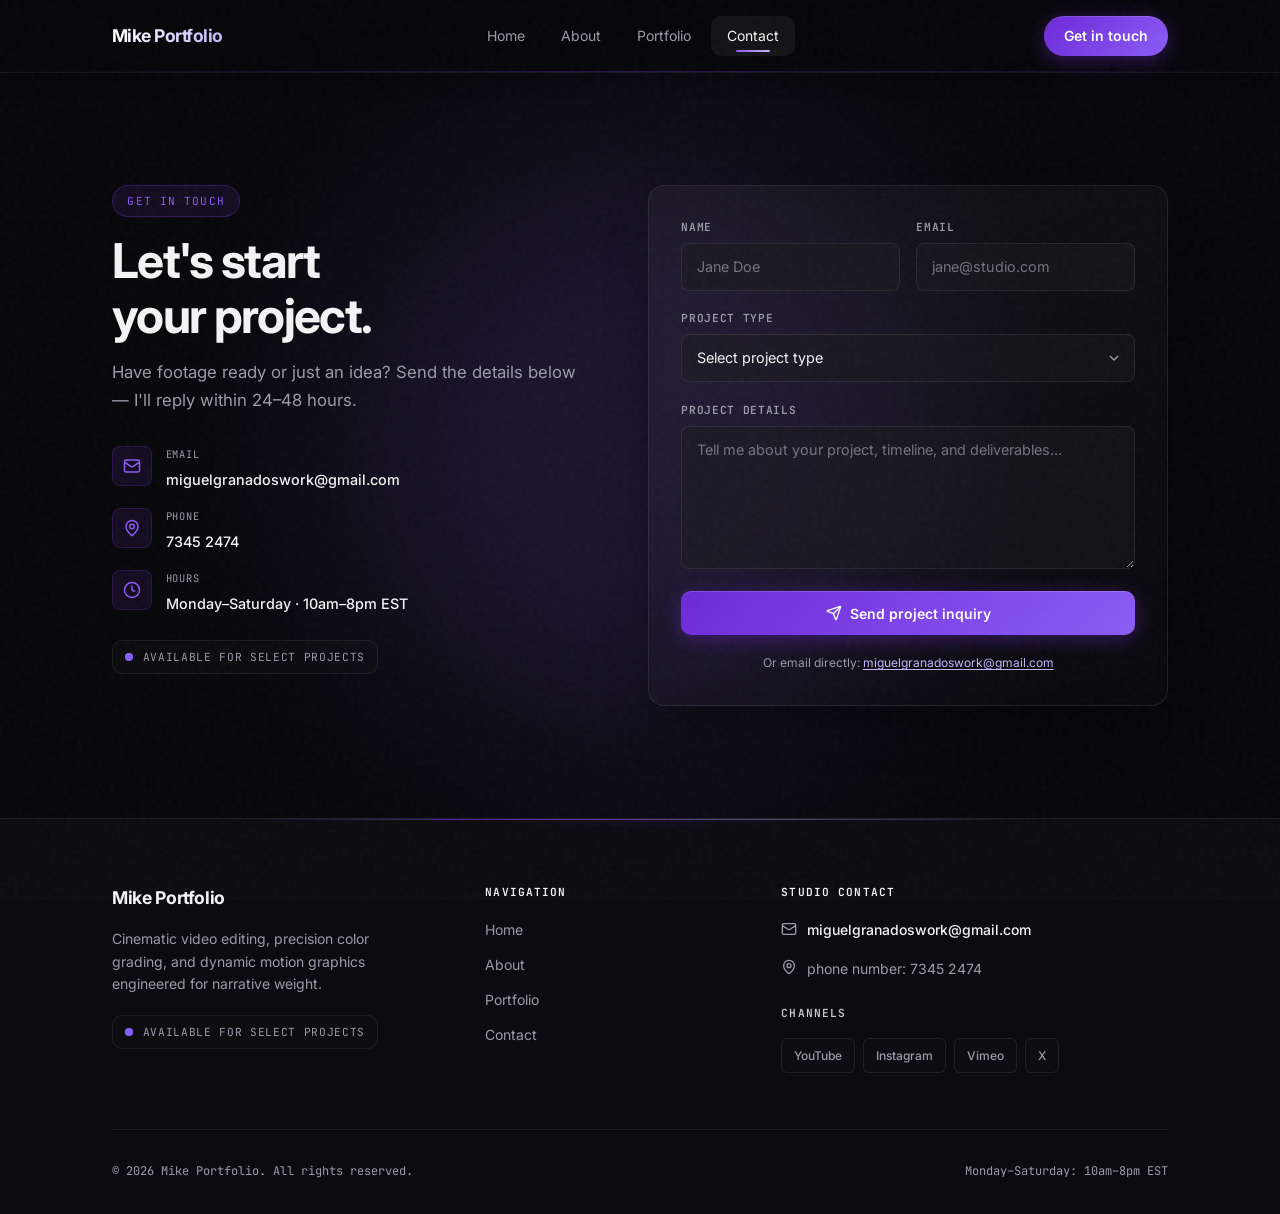
<file: contact.html>
<!DOCTYPE html>
<html lang="en">
<head>
  <meta charset="UTF-8">
  <meta name="viewport" content="width=device-width, initial-scale=1.0">
  <title>Contact – Mike Portfolio</title>
  <meta name="description" content="Get in touch with Mike for video editing, color grading, and motion projects.">
  
  <link rel="preconnect" href="https://fonts.googleapis.com">
  <link rel="preconnect" href="https://fonts.gstatic.com" crossorigin>
  <link href="https://fonts.googleapis.com/css2?family=Inter:wght@400;500;600;700&family=JetBrains+Mono:wght@400;500&display=swap" rel="stylesheet">
  
  <link rel="stylesheet" href="css/styles.css">
</head>
<body>
  <header id="header" class="header">
    <div class="container header-inner">
      <a href="index.html" class="logo" aria-label="Go to homepage">
        <span class="logo-text">Mike Portfolio</span>
      </a>

      <nav class="nav-desktop" aria-label="Main navigation">
        <a href="index.html" class="nav-link">Home</a>
        <a href="about.html" class="nav-link">About</a>
        <a href="portfolio.html" class="nav-link">Portfolio</a>
        <a href="contact.html" class="nav-link active">Contact</a>
      </nav>

      <div class="header-actions">
        <a href="contact.html" class="btn btn-primary btn-sm">Get in touch</a>
        <button class="menu-toggle" aria-label="Open menu" aria-expanded="false">
          <span></span><span></span><span></span>
        </button>
      </div>
    </div>

    <nav class="nav-mobile" aria-label="Mobile navigation" hidden>
      <a href="index.html" class="nav-link">Home</a>
      <a href="about.html" class="nav-link">About</a>
      <a href="portfolio.html" class="nav-link">Portfolio</a>
      <a href="contact.html" class="nav-link active">Contact</a>
    </nav>
  </header>

  <main>
    <section id="get-in-touch" class="section contact-section">
      <div class="blob blob-primary" aria-hidden="true"></div>
      <div class="container">
        <div class="contact-grid">
          <!-- Left: info -->
          <div class="contact-info reveal" data-reveal="up">
            <span class="badge badge-primary">Get in touch</span>
            <h1 class="heading">Let's start your project.</h1>
            <p class="section-desc">Have footage ready or just an idea? Send the details below — I'll reply within 24–48 hours.</p>

            <div class="contact-details">
              <a href="mailto:miguelgranadoswork@gmail.com" class="contact-detail-row">
                <span class="detail-icon">
                  <svg xmlns="http://www.w3.org/2000/svg" width="18" height="18" viewBox="0 0 24 24" fill="none" stroke="currentColor" stroke-width="2"><path d="m22 7-8.991 5.727a2 2 0 0 1-2.009 0L2 7"/><rect x="2" y="4" width="20" height="16" rx="2"/></svg>
                </span>
                <div>
                  <span class="detail-label">Email</span>
                  <span class="detail-value">miguelgranadoswork@gmail.com</span>
                </div>
              </a>
              <div class="contact-detail-row">
                <span class="detail-icon">
                  <svg xmlns="http://www.w3.org/2000/svg" width="18" height="18" viewBox="0 0 24 24" fill="none" stroke="currentColor" stroke-width="2"><path d="M20 10c0 4.993-5.539 10.193-7.399 11.799a1 1 0 0 1-1.202 0C9.539 20.193 4 14.993 4 10a8 8 0 0 1 16 0"/><circle cx="12" cy="10" r="3"/></svg>
                </span>
                <div>
                  <span class="detail-label">Phone</span>
                  <span class="detail-value">7345 2474</span>
                </div>
              </div>
              <div class="contact-detail-row">
                <span class="detail-icon">
                  <svg xmlns="http://www.w3.org/2000/svg" width="18" height="18" viewBox="0 0 24 24" fill="none" stroke="currentColor" stroke-width="2"><path d="M12 6v6l4 2"/><circle cx="12" cy="12" r="10"/></svg>
                </span>
                <div>
                  <span class="detail-label">Hours</span>
                  <span class="detail-value">Monday–Saturday · 10am–8pm EST</span>
                </div>
              </div>
            </div>

            <div class="availability" style="margin-top: 1.5rem;">
              <span class="live-ping"></span>
              Available for select projects
            </div>
          </div>

          <!-- Right: form -->
          <div class="contact-form-wrap reveal" data-reveal="up" data-delay="1">
            <form id="contact-form" class="contact-form" action="mailto:miguelgranadoswork@gmail.com" method="post" enctype="text/plain">
              <div class="form-row">
                <div class="form-field">
                  <label for="name">Name</label>
                  <input type="text" id="name" name="name" placeholder="Jane Doe" required>
                </div>
                <div class="form-field">
                  <label for="email">Email</label>
                  <input type="email" id="email" name="email" placeholder="jane@studio.com" required>
                </div>
              </div>

              <div class="form-field">
                <label for="project-type">Project Type</label>
                <select id="project-type" name="project_type" required>
                  <option value="" disabled selected>Select project type</option>
                  <option value="Commercial">Commercial</option>
                  <option value="Music Video">Music Video</option>
                  <option value="Short Film">Short Film</option>
                  <option value="Other">Other</option>
                </select>
              </div>

              <div class="form-field">
                <label for="message">Project Details</label>
                <textarea id="message" name="message" rows="5" placeholder="Tell me about your project, timeline, and deliverables..." required></textarea>
              </div>

              <button type="submit" class="btn btn-primary form-submit">
                <svg xmlns="http://www.w3.org/2000/svg" width="16" height="16" viewBox="0 0 24 24" fill="none" stroke="currentColor" stroke-width="2"><path d="M14.536 21.686a.5.5 0 0 0 .937-.024l6.5-19a.496.496 0 0 0-.635-.635l-19 6.5a.5.5 0 0 0-.024.937l7.93 3.18a2 2 0 0 1 1.112 1.11z"/><path d="m21.854 2.147-10.94 10.939"/></svg>
                Send project inquiry
              </button>
              <p class="form-note">Or email directly: <a href="mailto:miguelgranadoswork@gmail.com">miguelgranadoswork@gmail.com</a></p>
            </form>
          </div>
        </div>
      </div>
    </section>
  </main>

  <footer id="footer" class="footer">
    <div class="footer-glow" aria-hidden="true"></div>
    <div class="container">
      <div class="footer-grid">
        <div class="footer-brand">
          <a href="index.html" class="logo">Mike Portfolio</a>
          <p>Cinematic video editing, precision color grading, and dynamic motion graphics engineered for narrative weight.</p>
          <div class="availability">
            <span class="live-ping"></span>
            Available for select projects
          </div>
        </div>
        <div class="footer-nav">
          <h3>Navigation</h3>
          <nav>
            <a href="index.html">Home</a>
            <a href="about.html">About</a>
            <a href="portfolio.html">Portfolio</a>
            <a href="contact.html">Contact</a>
          </nav>
        </div>
        <div class="footer-contact">
          <h3>Studio Contact</h3>
          <a href="mailto:miguelgranadoswork@gmail.com" class="contact-link">
            <svg xmlns="http://www.w3.org/2000/svg" width="16" height="16" viewBox="0 0 24 24" fill="none" stroke="currentColor" stroke-width="2"><path d="m22 7-8.991 5.727a2 2 0 0 1-2.009 0L2 7"/><rect x="2" y="4" width="20" height="16" rx="2"/></svg>
            miguelgranadoswork@gmail.com
          </a>
          <div class="contact-phone">
            <svg xmlns="http://www.w3.org/2000/svg" width="16" height="16" viewBox="0 0 24 24" fill="none" stroke="currentColor" stroke-width="2"><path d="M20 10c0 4.993-5.539 10.193-7.399 11.799a1 1 0 0 1-1.202 0C9.539 20.193 4 14.993 4 10a8 8 0 0 1 16 0"/><circle cx="12" cy="10" r="3"/></svg>
            phone number: 7345 2474
          </div>
          <h4>Channels</h4>
          <div class="social-links">
            <a href="https://youtube.com" target="_blank" rel="noopener noreferrer">YouTube</a>
            <a href="https://instagram.com" target="_blank" rel="noopener noreferrer">Instagram</a>
            <a href="https://vimeo.com" target="_blank" rel="noopener noreferrer">Vimeo</a>
            <a href="https://x.com" target="_blank" rel="noopener noreferrer">X</a>
          </div>
        </div>
      </div>
      <div class="footer-bottom">
        <p>© 2026 Mike Portfolio. All rights reserved.</p>
        <span>Monday–Saturday: 10am–8pm EST</span>
      </div>
    </div>
  </footer>

  <script src="js/main.js"></script>
  <script src="js/particles.js"></script>
  <script>
    document.getElementById('contact-form')?.addEventListener('submit', function (e) {
      e.preventDefault();
      const name = document.getElementById('name').value.trim();
      const email = document.getElementById('email').value.trim();
      const type = document.getElementById('project-type').value;
      const message = document.getElementById('message').value.trim();
      const subject = encodeURIComponent('Project inquiry: ' + (type || 'General'));
      const body = encodeURIComponent(
        'Name: ' + name + '\nEmail: ' + email + '\nProject type: ' + type + '\n\n' + message
      );
      window.location.href = 'mailto:miguelgranadoswork@gmail.com?subject=' + subject + '&body=' + body;
    });
  </script>
</body>
</html>
</file>
<file: css/styles.css>
/* ============================================================
   Mike Portfolio – About Page
   Clean, modular CSS. Easy to edit.
   ============================================================ */

/* ---------- Design tokens (cinematic / professional) ---------- */
:root {
  --bg: #07070a;
  --bg-elevated: #0c0c10;
  --bg-card: #111116;
  --bg-muted: #18181f;
  --border: rgba(255, 255, 255, 0.08);
  --border-hover: rgba(255, 255, 255, 0.14);
  --text: #f4f4f5;
  --text-muted: #9b9ba8;
  --primary: #8b5cf6;
  --primary-deep: #6d28d9;
  --primary-hover: #a78bfa;
  --accent: #c4b5fd;
  --accent-cyan: #22d3ee;
  --destructive: #f43f5e;
  --success: #34d399;

  --font-sans: "Inter", system-ui, -apple-system, sans-serif;
  --font-mono: "JetBrains Mono", ui-monospace, monospace;

  --radius: 1rem;
  --radius-sm: 0.625rem;
  --radius-full: 9999px;

  --shadow: 0 24px 48px -12px rgba(0, 0, 0, 0.55);
  --shadow-glow: 0 0 40px rgba(139, 92, 246, 0.18);
  --transition: 0.3s cubic-bezier(0.22, 1, 0.36, 1);
  --container: 72rem;
}

/* ---------- Reset & base ---------- */
*, *::before, *::after { box-sizing: border-box; margin: 0; padding: 0; }

html { scroll-behavior: smooth; }

body {
  font-family: var(--font-sans);
  background: var(--bg);
  color: var(--text);
  line-height: 1.65;
  -webkit-font-smoothing: antialiased;
  text-rendering: optimizeLegibility;
}
::selection {
  background: rgba(139, 92, 246, 0.35);
  color: #fff;
}

img { max-width: 100%; height: auto; display: block; }
a { color: inherit; text-decoration: none; }
button { font: inherit; cursor: pointer; border: none; background: none; }
ul, ol { list-style: none; }

.container {
  width: 100%;
  max-width: var(--container);
  margin-inline: auto;
  padding-inline: 1.25rem;
}
@media (min-width: 640px) { .container { padding-inline: 2rem; } }
@media (min-width: 1024px) { .container { padding-inline: 3rem; } }

.section { position: relative; overflow: hidden; padding-block: 5rem; }
@media (min-width: 768px) { .section { padding-block: 7rem; } }

/* ---------- Utility blobs (decorative) ---------- */
.blob {
  position: absolute;
  border-radius: 50%;
  pointer-events: none;
  filter: blur(100px);
  opacity: 0.15;
  z-index: 0;
}
.blob-accent {
  width: 24rem; height: 24rem;
  background: var(--accent);
  top: 50%; left: 25%;
  transform: translate(-50%, -50%);
}
.blob-primary {
  width: 600px; height: 600px;
  background: var(--primary);
  top: 50%; left: 50%;
  transform: translate(-50%, -50%);
}

/* ---------- Buttons ---------- */
.btn {
  display: inline-flex;
  align-items: center;
  justify-content: center;
  gap: 0.5rem;
  font-weight: 600;
  font-size: 0.875rem;
  border-radius: var(--radius-sm);
  padding: 0.625rem 1.5rem;
  transition: all var(--transition);
  white-space: nowrap;
}
.btn-primary {
  background: linear-gradient(135deg, var(--primary-deep) 0%, var(--primary) 50%, var(--primary-hover) 100%);
  background-size: 200% 200%;
  color: white;
  box-shadow: 0 4px 20px rgba(109, 40, 217, 0.4), inset 0 1px 0 rgba(255,255,255,0.15);
}
.btn-primary:hover {
  transform: translateY(-2px) scale(1.02);
  background-position: 100% 0;
  box-shadow: 0 8px 28px rgba(139, 92, 246, 0.5), inset 0 1px 0 rgba(255,255,255,0.2);
}
.btn-secondary {
  background: rgba(255,255,255,0.05);
  border: 1px solid var(--border);
  color: var(--text);
}
.btn-secondary:hover {
  background: rgba(255,255,255,0.1);
  border-color: var(--border-hover);
}
.btn-sm { padding: 0.5rem 1.25rem; border-radius: var(--radius-full); }

/* ---------- Header ---------- */
.header {
  position: sticky;
  top: 0;
  z-index: 50;
  background: rgba(10, 10, 11, 0.8);
  backdrop-filter: blur(16px);
  border-bottom: 1px solid rgba(39, 39, 42, 0.6);
  box-shadow: 0 4px 20px rgba(0,0,0,0.3);
}
.header::after {
  content: "";
  position: absolute;
  bottom: 0; left: 0; right: 0;
  height: 1px;
  background: linear-gradient(90deg, transparent, rgba(124,58,237,0.3), transparent);
}
.header-inner {
  display: flex;
  align-items: center;
  justify-content: space-between;
  height: 4.5rem;
  gap: 1rem;
}
.logo { font-weight: 700; font-size: 1.1rem; letter-spacing: -0.02em; }
.logo:hover { opacity: 0.9; }

.nav-desktop {
  display: none;
  gap: 0.25rem;
}
@media (min-width: 768px) {
  .nav-desktop { display: flex; flex: 1; justify-content: center; }
}
.nav-link {
  padding: 0.5rem 1rem;
  font-size: 0.875rem;
  color: var(--text-muted);
  border-radius: var(--radius-sm);
  transition: color var(--transition), background var(--transition);
}
.nav-link:hover, .nav-link.active { color: var(--text); background: rgba(255,255,255,0.05); }

.header-actions { display: flex; align-items: center; gap: 0.75rem; }

.menu-toggle {
  display: flex;
  flex-direction: column;
  gap: 5px;
  padding: 0.5rem;
}
.menu-toggle span {
  display: block;
  width: 20px; height: 2px;
  background: var(--text);
  border-radius: 2px;
  transition: transform 0.3s ease, opacity 0.3s ease;
}
.menu-toggle[aria-expanded="true"] span:nth-child(1) { transform: translateY(7px) rotate(45deg); }
.menu-toggle[aria-expanded="true"] span:nth-child(2) { opacity: 0; }
.menu-toggle[aria-expanded="true"] span:nth-child(3) { transform: translateY(-7px) rotate(-45deg); }
@media (min-width: 768px) { .menu-toggle { display: none; } }

.nav-mobile {
  display: flex;
  flex-direction: column;
  padding: 1rem 1.25rem 1.5rem;
  border-top: 1px solid var(--border);
  background: var(--bg);
}
.nav-mobile[hidden] { display: none; }
.nav-mobile .nav-link { padding: 0.75rem 1rem; }

/* ---------- My Story ---------- */
.story-grid {
  display: grid;
  gap: 3rem;
  align-items: center;
  position: relative;
  z-index: 1;
}
@media (min-width: 1024px) {
  .story-grid { grid-template-columns: 1fr 1fr; gap: 4rem; }
}

.photo-frame {
  background: var(--bg-card);
  border: 1px solid var(--border);
  border-radius: var(--radius);
  padding: 0.5rem;
  box-shadow: var(--shadow);
  transition: border-color 0.3s ease, box-shadow 0.3s ease;
}
.photo-frame:hover {
  border-color: rgba(167, 139, 250, 0.4);
  box-shadow: 0 25px 50px -12px rgba(124, 58, 237, 0.15);
}

.window-chrome {
  display: flex;
  align-items: center;
  gap: 0.5rem;
  padding: 0.75rem 1rem;
  border-bottom: 1px solid rgba(39,39,42,0.8);
  font-family: var(--font-mono);
  font-size: 0.7rem;
  color: var(--text-muted);
}
.dot { width: 8px; height: 8px; border-radius: 50%; }
.dot.red { background: #ef4444; opacity: 0.8; }
.dot.yellow { background: #eab308; opacity: 0.8; }
.dot.green { background: #22c55e; opacity: 0.8; }

.photo-main {
  position: relative;
  aspect-ratio: 16/10;
  border-radius: var(--radius-sm);
  overflow: hidden;
  background: var(--bg-muted);
}
.photo-main img {
  width: 100%; height: 100%;
  object-fit: cover;
  transition: transform 0.5s ease;
}
.photo-frame:hover .photo-main img { transform: scale(1.05); }

.photo-overlay {
  position: absolute; inset: 0;
  background: linear-gradient(to top, rgba(10,10,11,0.9), transparent 50%);
  opacity: 0.8;
  pointer-events: none;
}

.photo-badge {
  position: absolute;
  bottom: 0.75rem; left: 0.75rem; right: 0.75rem;
  display: flex;
  align-items: center;
  justify-content: space-between;
  gap: 0.5rem;
  background: rgba(10,10,11,0.8);
  backdrop-filter: blur(8px);
  border: 1px solid rgba(39,39,42,0.6);
  border-radius: var(--radius-sm);
  padding: 0.5rem 0.75rem;
  font-size: 0.75rem;
}
.live-dot {
  width: 8px; height: 8px;
  border-radius: 50%;
  background: var(--primary);
  animation: pulse 1.5s ease-in-out infinite;
}
.badge-tools {
  font-family: var(--font-mono);
  color: var(--text-muted);
  margin-left: auto;
}

.photo-thumbs {
  display: grid;
  grid-template-columns: 1fr 1fr;
  gap: 0.5rem;
  margin-top: 0.5rem;
}
.thumb {
  aspect-ratio: 4/3;
  border-radius: var(--radius-sm);
  overflow: hidden;
  background: var(--bg-muted);
}
.thumb img {
  width: 100%; height: 100%;
  object-fit: cover;
  transition: transform 0.5s ease;
}
.photo-frame:hover .thumb img { transform: scale(1.05); }

.story-content { display: flex; flex-direction: column; gap: 1.5rem; }

.badge {
  display: inline-flex;
  align-items: center;
  font-family: var(--font-mono);
  font-size: 0.7rem;
  text-transform: uppercase;
  letter-spacing: 0.08em;
  padding: 0.35rem 0.9rem;
  border-radius: var(--radius-full);
  border: 1px solid var(--border);
  background: rgba(255,255,255,0.05);
  color: var(--accent);
  width: fit-content;
}

.heading {
  font-size: clamp(1.75rem, 4vw, 3rem);
  font-weight: 700;
  letter-spacing: -0.03em;
  line-height: 1.15;
}

.prose { color: var(--text-muted); font-size: 1.05rem; }
.prose p + p { margin-top: 1rem; }

.feature-cards {
  display: grid;
  gap: 0.75rem;
  margin-top: 0.5rem;
}
@media (min-width: 640px) {
  .feature-cards { grid-template-columns: repeat(3, 1fr); }
}
.feature-card {
  background: rgba(18,18,20,0.6);
  border: 1px solid var(--border);
  border-radius: var(--radius-sm);
  padding: 1rem;
  transition: border-color 0.25s ease, transform 0.25s ease;
}
.feature-card:hover {
  border-color: rgba(167,139,250,0.4);
  transform: translateY(-2px);
}
.feature-icon {
  width: 2rem; height: 2rem;
  display: flex; align-items: center; justify-content: center;
  border-radius: 0.375rem;
  background: var(--bg-muted);
  color: var(--primary);
  margin-bottom: 0.5rem;
}
.feature-card h3 {
  font-size: 0.875rem;
  font-weight: 600;
  margin-bottom: 0.25rem;
}
.feature-card p {
  font-size: 0.75rem;
  color: var(--text-muted);
  line-height: 1.4;
}

.story-actions {
  display: flex;
  flex-wrap: wrap;
  gap: 1rem;
  margin-top: 0.5rem;
}

/* ---------- Showcase Reel ---------- */
.section-header {
  text-align: center;
  max-width: 40rem;
  margin-inline: auto;
  margin-bottom: 2.5rem;
  position: relative;
  z-index: 1;
}
.section-header.left { text-align: left; margin-inline: 0; max-width: 36rem; }
.section-label {
  display: inline-flex;
  align-items: center;
  gap: 0.5rem;
  font-family: var(--font-mono);
  font-size: 0.7rem;
  text-transform: uppercase;
  letter-spacing: 0.08em;
  color: var(--text-muted);
  border: 1px solid var(--border);
  background: rgba(18,18,20,0.6);
  padding: 0.35rem 0.9rem;
  border-radius: var(--radius-full);
  margin-bottom: 1rem;
}
.section-label.line {
  border: none;
  background: none;
  padding: 0;
  color: var(--accent);
  font-weight: 600;
}
.line-bar {
  display: inline-block;
  width: 1.5rem; height: 1px;
  background: rgba(124,58,237,0.8);
  margin-right: 0.25rem;
}
.section-desc {
  margin-top: 1rem;
  color: var(--text-muted);
  font-size: 1.05rem;
}

.reel-player {
  max-width: 56rem;
  margin-inline: auto;
  position: relative;
  z-index: 1;
}
.reel-frame {
  background: var(--bg-card);
  border: 1px solid var(--border);
  border-radius: var(--radius);
  padding: 0.5rem;
  box-shadow: var(--shadow);
  transition: border-color 0.3s ease, box-shadow 0.3s ease;
}
.reel-frame:hover {
  border-color: rgba(124,58,237,0.4);
  box-shadow: 0 25px 50px -12px rgba(124,58,237,0.1);
}
@media (min-width: 640px) { .reel-frame { padding: 0.875rem; } }

.reel-video-wrap {
  position: relative;
  aspect-ratio: 16/9;
  border-radius: var(--radius-sm);
  overflow: hidden;
  background: var(--bg);
}
.reel-cover {
  width: 100%; height: 100%;
  object-fit: cover;
  transition: transform 0.7s ease;
}
.reel-frame:hover .reel-cover { transform: scale(1.05); }

.reel-gradient {
  position: absolute; inset: 0;
  background: linear-gradient(to top, rgba(10,10,11,0.9) 0%, rgba(10,10,11,0.2) 40%, rgba(10,10,11,0.3) 100%);
  pointer-events: none;
}

.reel-meta {
  position: absolute;
  z-index: 2;
  display: flex;
  gap: 0.5rem;
  align-items: center;
}
.reel-meta.top-left { top: 0.75rem; left: 0.75rem; }
.reel-meta.top-right { top: 0.75rem; right: 0.75rem; }
.reel-meta.bottom {
  bottom: 0.75rem; left: 0.75rem; right: 0.75rem;
  justify-content: space-between;
}
@media (min-width: 640px) {
  .reel-meta.top-left { top: 1.25rem; left: 1.25rem; }
  .reel-meta.top-right { top: 1.25rem; right: 1.25rem; }
  .reel-meta.bottom { bottom: 1.25rem; left: 1.25rem; right: 1.25rem; }
}

.meta-pill {
  display: inline-flex;
  align-items: center;
  gap: 0.4rem;
  font-family: var(--font-mono);
  font-size: 0.7rem;
  color: var(--text-muted);
  background: rgba(10,10,11,0.8);
  border: 1px solid var(--border);
  border-radius: 0.375rem;
  padding: 0.25rem 0.6rem;
  backdrop-filter: blur(4px);
}
.rec-dot {
  width: 6px; height: 6px;
  border-radius: 50%;
  background: var(--destructive);
  animation: pulse 1.2s ease-in-out infinite;
}
.hide-sm { display: none; }
@media (min-width: 640px) { .hide-sm { display: inline-flex; } }

.play-btn {
  position: absolute;
  top: 50%; left: 50%;
  transform: translate(-50%, -50%);
  width: 4rem; height: 4rem;
  border-radius: 50%;
  background: var(--primary);
  color: white;
  display: flex; align-items: center; justify-content: center;
  box-shadow: 0 8px 24px rgba(124,58,237,0.45);
  transition: transform 0.3s ease, box-shadow 0.3s ease;
  z-index: 3;
}
.play-btn:hover {
  transform: translate(-50%, -50%) scale(1.1);
  box-shadow: 0 12px 32px rgba(124,58,237,0.6);
}
.play-btn:active { transform: translate(-50%, -50%) scale(0.95); }
@media (min-width: 640px) {
  .play-btn { width: 5rem; height: 5rem; }
}

.play-label {
  position: absolute;
  top: calc(50% + 3.5rem);
  left: 50%;
  transform: translateX(-50%);
  font-family: var(--font-mono);
  font-size: 0.7rem;
  text-transform: uppercase;
  letter-spacing: 0.08em;
  color: rgba(250,250,250,0.9);
  text-shadow: 0 1px 4px rgba(0,0,0,0.5);
  z-index: 3;
  white-space: nowrap;
}

.bottom-left { display: flex; align-items: center; gap: 0.5rem; }
.brand {
  font-family: var(--font-mono);
  font-size: 0.7rem;
  font-weight: 600;
  text-transform: uppercase;
}
.tag, .version {
  font-family: var(--font-mono);
  font-size: 0.7rem;
  color: var(--text-muted);
}

.skill-tags {
  display: grid;
  grid-template-columns: 1fr 1fr;
  gap: 0.75rem;
  margin-top: 1.5rem;
  max-width: 56rem;
  margin-inline: auto;
  position: relative;
  z-index: 1;
}
@media (min-width: 640px) {
  .skill-tags { grid-template-columns: repeat(4, 1fr); }
}
.skill-tag {
  display: flex;
  align-items: center;
  gap: 0.6rem;
  padding: 0.75rem 0.9rem;
  background: rgba(18,18,20,0.6);
  border: 1px solid rgba(39,39,42,0.8);
  border-radius: var(--radius-sm);
  font-family: var(--font-mono);
  font-size: 0.7rem;
  color: var(--text-muted);
  transition: border-color 0.25s ease, transform 0.25s ease;
}
.skill-tag svg { color: var(--primary); flex-shrink: 0; }
.skill-tag:hover {
  border-color: rgba(124,58,237,0.3);
  transform: translateY(-2px);
}

/* ---------- Tools ---------- */
.tools-grid {
  display: grid;
  gap: 1rem;
  position: relative;
  z-index: 1;
}
@media (min-width: 640px) { .tools-grid { grid-template-columns: repeat(2, 1fr); } }
@media (min-width: 768px) { .tools-grid { grid-template-columns: repeat(3, 1fr); } }
@media (min-width: 1024px) { .tools-grid { grid-template-columns: repeat(5, 1fr); } }

.tool-card {
  display: flex;
  flex-direction: column;
  background: rgba(18,18,20,0.8);
  border: 1px solid var(--border);
  border-radius: var(--radius);
  padding: 1.5rem;
  backdrop-filter: blur(4px);
  transition: border-color 0.3s ease, box-shadow 0.3s ease, transform 0.3s ease;
  position: relative;
  overflow: hidden;
}
.tool-card::before {
  content: "";
  position: absolute;
  top: 0; left: 0; right: 0;
  height: 2px;
  background: linear-gradient(90deg, transparent, var(--primary), transparent);
  opacity: 0;
  transition: opacity 0.3s ease;
}
.tool-card:hover {
  border-color: rgba(124,58,237,0.5);
  box-shadow: 0 12px 30px rgba(0,0,0,0.3);
  transform: translateY(-4px);
}
.tool-card:hover::before { opacity: 1; }

.tool-card-top {
  display: flex;
  align-items: center;
  justify-content: space-between;
  margin-bottom: 1.5rem;
}
.tool-icon {
  width: 3rem; height: 3rem;
  display: flex; align-items: center; justify-content: center;
  border-radius: var(--radius-sm);
  border: 1px solid var(--border);
  background: rgba(26,26,30,0.6);
  color: var(--primary);
  transition: border-color 0.3s ease, background 0.3s ease;
}
.tool-card:hover .tool-icon {
  border-color: rgba(124,58,237,0.4);
  background: rgba(124,58,237,0.1);
}
.tool-version {
  font-family: var(--font-mono);
  font-size: 0.6rem;
  text-transform: uppercase;
  letter-spacing: 0.06em;
  color: var(--text-muted);
  border: 1px solid rgba(39,39,42,0.8);
  background: rgba(26,26,30,0.4);
  padding: 0.2rem 0.5rem;
  border-radius: 0.25rem;
}
.tool-category {
  font-family: var(--font-mono);
  font-size: 0.7rem;
  text-transform: uppercase;
  letter-spacing: 0.06em;
  color: var(--text-muted);
}
.tool-name {
  font-size: 1.1rem;
  font-weight: 600;
  margin-top: 0.25rem;
  transition: color 0.2s ease;
}
.tool-card:hover .tool-name { color: var(--primary); }
.tool-role {
  font-family: var(--font-mono);
  font-size: 0.75rem;
  color: var(--accent);
  margin-top: 0.75rem;
}
.tool-desc {
  font-size: 0.75rem;
  color: var(--text-muted);
  line-height: 1.5;
  margin-top: 0.75rem;
  flex: 1;
}
.tool-footer {
  display: flex;
  align-items: center;
  justify-content: space-between;
  margin-top: 1.5rem;
  padding-top: 1rem;
  border-top: 1px solid rgba(39,39,42,0.6);
  font-family: var(--font-mono);
  font-size: 0.65rem;
  color: var(--text-muted);
}
.status-dot {
  width: 6px; height: 6px;
  border-radius: 50%;
  background: var(--primary);
}

/* Creative process panel */
.process-panel {
  margin-top: 3rem;
  background: rgba(18,18,20,0.4);
  border: 1px solid var(--border);
  border-radius: var(--radius);
  padding: 1.5rem;
  position: relative;
  z-index: 1;
}
@media (min-width: 768px) { .process-panel { padding: 2rem; margin-top: 4rem; } }

.process-header {
  display: flex;
  align-items: flex-start;
  gap: 0.75rem;
  margin-bottom: 1.5rem;
}
.process-icon {
  width: 2.5rem; height: 2.5rem;
  display: flex; align-items: center; justify-content: center;
  border-radius: 0.375rem;
  border: 1px solid var(--border);
  background: var(--bg-muted);
  color: var(--primary);
  flex-shrink: 0;
}
.process-header h4 {
  font-size: 0.875rem;
  font-weight: 600;
  letter-spacing: -0.01em;
}
.process-header p {
  font-size: 0.75rem;
  color: var(--text-muted);
  margin-top: 0.15rem;
}

.process-steps {
  display: grid;
  gap: 0.75rem;
}
@media (min-width: 640px) { .process-steps { grid-template-columns: 1fr 1fr; } }
@media (min-width: 1280px) { .process-steps { grid-template-columns: repeat(4, 1fr); } }

.process-step {
  display: flex;
  align-items: flex-start;
  gap: 0.6rem;
  padding: 0.75rem;
  background: rgba(26,26,30,0.2);
  border: 1px solid rgba(39,39,42,0.6);
  border-radius: var(--radius-sm);
  transition: border-color 0.25s ease, transform 0.25s ease;
}
.process-step:hover {
  border-color: rgba(124,58,237,0.3);
  transform: translateY(-2px);
}
.process-step svg {
  color: var(--primary);
  flex-shrink: 0;
  margin-top: 0.15rem;
}
.step-num {
  display: block;
  font-family: var(--font-mono);
  font-size: 0.6rem;
  text-transform: uppercase;
  letter-spacing: 0.08em;
  color: var(--text-muted);
}
.step-label {
  font-size: 0.8rem;
  font-weight: 500;
}

/* ---------- Footer ---------- */
.footer {
  position: relative;
  border-top: 1px solid var(--border);
  padding-block: 4rem 2rem;
  overflow: hidden;
}
.footer-glow {
  position: absolute;
  top: 0; left: 50%;
  transform: translateX(-50%);
  width: 75%; max-width: 50rem;
  height: 1px;
  background: linear-gradient(90deg, transparent, rgba(124,58,237,0.7), rgba(167,139,250,0.5), transparent);
}
.footer-glow::after {
  content: "";
  position: absolute;
  top: 0; left: 50%;
  transform: translate(-50%, -50%);
  width: 50%; max-width: 30rem;
  height: 4px;
  background: linear-gradient(90deg, transparent, rgba(124,58,237,0.25), transparent);
  filter: blur(4px);
}

.footer-grid {
  display: grid;
  gap: 3rem;
  position: relative;
  z-index: 1;
}
@media (min-width: 768px) {
  .footer-grid {
    grid-template-columns: 4fr 3fr 5fr;
    gap: 4rem;
  }
}

.footer-brand p {
  font-size: 0.875rem;
  color: var(--text-muted);
  max-width: 20rem;
  margin-top: 1rem;
  line-height: 1.6;
}
.availability {
  display: inline-flex;
  align-items: center;
  gap: 0.6rem;
  font-family: var(--font-mono);
  font-size: 0.7rem;
  text-transform: uppercase;
  letter-spacing: 0.06em;
  color: var(--text-muted);
  border: 1px solid rgba(39,39,42,0.7);
  background: rgba(18,18,20,0.4);
  padding: 0.4rem 0.75rem;
  border-radius: var(--radius-sm);
  margin-top: 1.25rem;
  width: fit-content;
}
.live-ping {
  position: relative;
  width: 8px; height: 8px;
}
.live-ping::before {
  content: "";
  position: absolute; inset: 0;
  border-radius: 50%;
  background: var(--primary);
  animation: ping 1.5s cubic-bezier(0,0,0.2,1) infinite;
  opacity: 0.75;
}
.live-ping::after {
  content: "";
  position: absolute; inset: 0;
  border-radius: 50%;
  background: var(--primary);
}

.footer-nav h3,
.footer-contact h3,
.footer-contact h4 {
  font-family: var(--font-mono);
  font-size: 0.7rem;
  font-weight: 600;
  text-transform: uppercase;
  letter-spacing: 0.1em;
  margin-bottom: 1rem;
}
.footer-contact h4 {
  margin-top: 1.5rem;
  color: rgba(250,250,250,0.8);
}
.footer-nav nav {
  display: flex;
  flex-direction: column;
  gap: 0.75rem;
}
.footer-nav a {
  font-size: 0.875rem;
  color: var(--text-muted);
  transition: color var(--transition);
}
.footer-nav a:hover { color: var(--text); }

.contact-link {
  display: inline-flex;
  align-items: center;
  gap: 0.6rem;
  font-size: 0.875rem;
  font-weight: 500;
  transition: color var(--transition);
}
.contact-link:hover { color: var(--primary); }
.contact-link svg { color: var(--text-muted); transition: color var(--transition); }
.contact-link:hover svg { color: var(--primary); }

.contact-phone {
  display: flex;
  align-items: flex-start;
  gap: 0.6rem;
  font-size: 0.875rem;
  color: var(--text-muted);
  margin-top: 0.75rem;
}
.contact-phone svg { flex-shrink: 0; margin-top: 0.15rem; }

.social-links {
  display: flex;
  flex-wrap: wrap;
  gap: 0.5rem;
}
.social-links a {
  font-size: 0.75rem;
  font-weight: 500;
  color: var(--text-muted);
  border: 1px solid var(--border);
  background: rgba(18,18,20,0.6);
  padding: 0.4rem 0.75rem;
  border-radius: 0.375rem;
  transition: all 0.2s ease;
}
.social-links a:hover {
  border-color: rgba(124,58,237,0.6);
  color: var(--text);
  background: var(--bg-card);
  box-shadow: 0 4px 12px rgba(0,0,0,0.2);
}

.footer-bottom {
  display: flex;
  flex-direction: column;
  align-items: center;
  gap: 1rem;
  margin-top: 3.5rem;
  padding-top: 2rem;
  border-top: 1px solid var(--border);
  font-family: var(--font-mono);
  font-size: 0.75rem;
  color: var(--text-muted);
}
@media (min-width: 640px) {
  .footer-bottom {
    flex-direction: row;
    justify-content: space-between;
  }
}

/* ---------- Animations ---------- */
@keyframes pulse {
  0%, 100% { opacity: 1; }
  50% { opacity: 0.4; }
}
@keyframes ping {
  75%, 100% { transform: scale(2); opacity: 0; }
}

/* Scroll reveal */
.reveal {
  opacity: 0;
  transition:
    opacity 0.85s cubic-bezier(0.16, 1, 0.3, 1),
    transform 0.85s cubic-bezier(0.16, 1, 0.3, 1),
    filter 0.85s cubic-bezier(0.16, 1, 0.3, 1);
  filter: blur(4px);
}
.reveal[data-reveal="up"] {
  transform: translateY(32px);
}
.reveal[data-reveal="scale"] {
  transform: scale(0.94) translateY(12px);
}
.reveal.is-visible {
  opacity: 1;
  transform: none;
  filter: blur(0);
}

/* Stagger delays */
.reveal[data-delay="1"] { transition-delay: 0.1s; }
.reveal[data-delay="2"] { transition-delay: 0.2s; }
.reveal[data-delay="3"] { transition-delay: 0.3s; }
.reveal[data-delay="4"] { transition-delay: 0.4s; }

/* Respect reduced motion */
@media (prefers-reduced-motion: reduce) {
  .reveal {
    opacity: 1;
    transform: none;
    transition: none;
  }
  .play-btn, .btn-primary, .tool-card, .feature-card, .skill-tag, .process-step {
    transition: none;
  }
  .live-dot, .rec-dot, .live-ping::before {
    animation: none;
  }
}

/* ============================================================
   Portfolio page extras
   ============================================================ */

.badge-primary {
  background: rgba(124, 58, 237, 0.1);
  border-color: rgba(124, 58, 237, 0.3);
  color: var(--primary);
}

.projects-header {
  max-width: 40rem;
  margin-bottom: 2rem;
  position: relative;
  z-index: 1;
}
.projects-label-row {
  display: flex;
  align-items: center;
  gap: 0.75rem;
  margin-bottom: 0.75rem;
}
.works-count {
  font-family: var(--font-mono);
  font-size: 0.75rem;
  color: var(--text-muted);
}

.divider {
  height: 1px;
  width: 100%;
  background: linear-gradient(90deg, transparent, rgba(124, 58, 237, 0.3), transparent);
  margin-bottom: 2.5rem;
  position: relative;
  z-index: 1;
}

.projects-grid {
  display: grid;
  gap: 2rem;
  position: relative;
  z-index: 1;
}
@media (min-width: 768px) {
  .projects-grid { grid-template-columns: 1fr 1fr; gap: 2.5rem; }
}

.project-card {
  display: flex;
  flex-direction: column;
  cursor: pointer;
  border-radius: var(--radius);
  overflow: hidden;
  background: var(--bg-card);
  border: 1px solid var(--border);
  transition: border-color 0.3s ease, box-shadow 0.3s ease, transform 0.3s ease;
}
.project-card:hover {
  border-color: rgba(124, 58, 237, 0.5);
  box-shadow: 0 20px 40px rgba(0, 0, 0, 0.35);
  transform: translateY(-4px);
}

.project-thumb {
  position: relative;
  aspect-ratio: 16/9;
  overflow: hidden;
  background: var(--bg-muted);
}
.project-thumb img {
  width: 100%;
  height: 100%;
  object-fit: cover;
  transition: transform 0.7s ease;
}
.project-card:hover .project-thumb img {
  transform: scale(1.05);
}

.project-overlay {
  position: absolute;
  inset: 0;
  background: linear-gradient(to top, rgba(0,0,0,0.9), rgba(0,0,0,0.2) 50%, transparent);
  opacity: 0.8;
  transition: opacity 0.3s ease;
  pointer-events: none;
}
.project-card:hover .project-overlay {
  opacity: 0.6;
}

.project-play {
  position: absolute;
  top: 50%;
  left: 50%;
  transform: translate(-50%, -50%);
  width: 3.5rem;
  height: 3.5rem;
  border-radius: 50%;
  background: rgba(10, 10, 11, 0.8);
  border: 1px solid rgba(124, 58, 237, 0.3);
  color: var(--primary);
  display: flex;
  align-items: center;
  justify-content: center;
  backdrop-filter: blur(8px);
  box-shadow: 0 8px 24px rgba(0,0,0,0.4);
  transition: transform 0.3s ease, background 0.3s ease, color 0.3s ease;
  z-index: 2;
}
.project-card:hover .project-play {
  transform: translate(-50%, -50%) scale(1.1);
  background: var(--primary);
  color: white;
}
@media (min-width: 768px) {
  .project-play { width: 4rem; height: 4rem; }
}

.project-info {
  padding: 1.25rem 1.5rem;
}
.project-info h3 {
  font-size: 1.15rem;
  font-weight: 600;
  transition: color 0.2s ease;
}
.project-card:hover .project-info h3 {
  color: var(--primary);
}

/* Approach cards */
.approach-grid {
  display: grid;
  gap: 1.5rem;
  position: relative;
  z-index: 1;
}
@media (min-width: 768px) {
  .approach-grid { grid-template-columns: repeat(2, 1fr); gap: 2rem; }
}
@media (min-width: 1024px) {
  .approach-grid { grid-template-columns: repeat(3, 1fr); }
}

.approach-card {
  background: rgba(18, 18, 20, 0.9);
  border: 1px solid rgba(39, 39, 42, 0.8);
  border-radius: var(--radius);
  padding: 2rem;
  display: flex;
  flex-direction: column;
  gap: 1.5rem;
  box-shadow: 0 4px 20px rgba(0,0,0,0.2);
  transition: border-color 0.3s ease, box-shadow 0.3s ease, transform 0.3s ease;
  height: 100%;
}
.approach-card:hover {
  border-color: rgba(124, 58, 237, 0.5);
  box-shadow: 0 12px 30px rgba(0,0,0,0.3);
  transform: translateY(-3px);
}

.approach-top {
  display: flex;
  align-items: center;
  justify-content: space-between;
  gap: 1rem;
}
.approach-icon {
  width: 2.5rem;
  height: 2.5rem;
  border-radius: 0.5rem;
  background: rgba(124, 58, 237, 0.1);
  border: 1px solid rgba(124, 58, 237, 0.2);
  display: flex;
  align-items: center;
  justify-content: center;
  color: var(--primary);
  flex-shrink: 0;
}
.approach-tag {
  font-family: var(--font-mono);
  font-size: 0.7rem;
  text-transform: uppercase;
  letter-spacing: 0.06em;
  color: rgba(161, 161, 170, 0.8);
  white-space: nowrap;
  overflow: hidden;
  text-overflow: ellipsis;
}
.approach-card blockquote {
  font-size: 1.05rem;
  line-height: 1.6;
  font-style: italic;
  color: rgba(250, 250, 250, 0.95);
}

.approach-cta {
  margin-top: 3.5rem;
  padding-top: 2rem;
  border-top: 1px solid rgba(39, 39, 42, 0.4);
  display: flex;
  flex-direction: column;
  align-items: center;
  gap: 1rem;
  text-align: center;
  position: relative;
  z-index: 1;
}
@media (min-width: 640px) {
  .approach-cta {
    flex-direction: row;
    justify-content: space-between;
    text-align: left;
  }
}
.approach-cta p {
  font-size: 0.875rem;
  color: var(--text-muted);
}

/* CTA section */
.cta-section {
  border-top: 1px solid var(--border);
  padding-block: 6rem;
}
.cta-container {
  max-width: 56rem;
}
.cta-card {
  position: relative;
  background: var(--bg-card);
  border: 1px solid var(--border);
  border-radius: 1rem;
  padding: 2rem;
  box-shadow: var(--shadow);
  overflow: hidden;
  text-align: center;
}
@media (min-width: 768px) {
  .cta-card {
    padding: 3.5rem;
    text-align: left;
  }
}
.cta-deco {
  position: absolute;
  top: 0;
  right: 0;
  padding: 1.5rem;
  opacity: 0.1;
  pointer-events: none;
  display: none;
  color: var(--primary);
}
@media (min-width: 768px) {
  .cta-deco { display: block; }
}
.cta-content {
  position: relative;
  z-index: 1;
  max-width: 36rem;
}
.cta-actions {
  display: flex;
  flex-direction: column;
  align-items: center;
  gap: 1rem;
  margin-top: 2rem;
}
@media (min-width: 640px) {
  .cta-actions {
    flex-direction: row;
    gap: 1.5rem;
  }
}
.cta-note {
  display: flex;
  align-items: center;
  gap: 0.5rem;
  font-family: var(--font-mono);
  font-size: 0.8rem;
  color: var(--text-muted);
}
.cta-note svg {
  color: var(--primary);
  flex-shrink: 0;
}

/* Video modal */
.video-modal {
  position: fixed;
  inset: 0;
  z-index: 100;
  display: flex;
  align-items: center;
  justify-content: center;
  padding: 1rem;
}
.video-modal[hidden] {
  display: none;
}
.video-modal-backdrop {
  position: absolute;
  inset: 0;
  background: rgba(0, 0, 0, 0.85);
  backdrop-filter: blur(6px);
}
.video-modal-inner {
  position: relative;
  width: 100%;
  max-width: 56rem;
  z-index: 1;
}
.video-modal-close {
  position: absolute;
  top: -2.5rem;
  right: 0;
  font-size: 1.75rem;
  color: white;
  line-height: 1;
  opacity: 0.8;
  transition: opacity 0.2s;
}
.video-modal-close:hover {
  opacity: 1;
}
.video-modal-frame {
  position: relative;
  width: 100%;
  padding-bottom: 56.25%;
  background: #000;
  border-radius: var(--radius);
  overflow: hidden;
  box-shadow: 0 25px 50px rgba(0,0,0,0.5);
}
.video-modal-frame iframe {
  position: absolute;
  inset: 0;
  width: 100%;
  height: 100%;
  border: 0;
}

/* ============================================================
   Home page
   ============================================================ */

.hero {
  position: relative;
  min-height: 85vh;
  display: flex;
  align-items: center;
  padding-block: 6rem 4rem;
  overflow: hidden;
}
.hero-bg {
  position: absolute;
  inset: 0;
  z-index: 0;
}
.hero-bg img {
  width: 100%;
  height: 100%;
  object-fit: cover;
  opacity: 0.35;
}
.hero-bg-overlay {
  position: absolute;
  inset: 0;
  background: linear-gradient(to bottom, rgba(10,10,11,0.7) 0%, rgba(10,10,11,0.95) 100%);
}
.hero-inner {
  position: relative;
  z-index: 1;
}
.hero-content {
  max-width: 40rem;
}
.hero-title {
  font-size: clamp(2.25rem, 6vw, 3.75rem);
  font-weight: 700;
  letter-spacing: -0.03em;
  line-height: 1.1;
  margin: 1rem 0 1.25rem;
}
.text-gradient {
  background: linear-gradient(135deg, var(--primary), var(--accent));
  -webkit-background-clip: text;
  -webkit-text-fill-color: transparent;
  background-clip: text;
}
.hero-desc {
  font-size: 1.1rem;
  color: var(--text-muted);
  line-height: 1.65;
  margin-bottom: 1.75rem;
}
.hero-actions {
  display: flex;
  flex-wrap: wrap;
  gap: 0.75rem;
  margin-bottom: 2rem;
}
.hero-meta {
  display: flex;
  flex-wrap: wrap;
  gap: 1.25rem;
  font-family: var(--font-mono);
  font-size: 0.75rem;
  color: var(--text-muted);
}
.meta-item {
  display: inline-flex;
  align-items: center;
  gap: 0.5rem;
}

/* Feature strip */
.feature-strip {
  border-block: 1px solid var(--border);
  background: rgba(18,18,20,0.5);
  padding-block: 2.5rem;
}
.strip-grid {
  display: grid;
  gap: 1.5rem;
}
@media (min-width: 768px) {
  .strip-grid { grid-template-columns: repeat(3, 1fr); gap: 2rem; }
}
.strip-item h3 {
  font-size: 0.95rem;
  font-weight: 600;
  margin-bottom: 0.35rem;
}
.strip-item p {
  font-size: 0.85rem;
  color: var(--text-muted);
  line-height: 1.5;
}

.video-intro .intro-player {
  max-width: 48rem;
  margin-inline: auto;
  position: relative;
  z-index: 1;
}

/* Skills home */
.skills-home-grid {
  display: grid;
  gap: 1rem;
  position: relative;
  z-index: 1;
}
@media (min-width: 640px) {
  .skills-home-grid { grid-template-columns: 1fr 1fr; }
}
@media (min-width: 1024px) {
  .skills-home-grid { grid-template-columns: repeat(4, 1fr); }
}
.skill-home-card {
  background: rgba(18,18,20,0.8);
  border: 1px solid var(--border);
  border-radius: var(--radius);
  padding: 1.5rem;
  transition: border-color 0.3s, transform 0.3s;
}
.skill-home-card:hover {
  border-color: rgba(124,58,237,0.45);
  transform: translateY(-3px);
}
.skill-home-icon {
  width: 2.75rem;
  height: 2.75rem;
  display: flex;
  align-items: center;
  justify-content: center;
  border-radius: 0.5rem;
  background: rgba(124,58,237,0.1);
  border: 1px solid rgba(124,58,237,0.2);
  color: var(--primary);
  margin-bottom: 1rem;
}
.skill-home-card h3 {
  font-size: 1rem;
  font-weight: 600;
  margin-bottom: 0.4rem;
}
.skill-home-card p {
  font-size: 0.8rem;
  color: var(--text-muted);
  line-height: 1.5;
}

.featured-more {
  margin-top: 2rem;
  text-align: center;
  position: relative;
  z-index: 1;
}

/* Process home */
.process-home-grid {
  display: grid;
  gap: 1rem;
  position: relative;
  z-index: 1;
}
@media (min-width: 640px) {
  .process-home-grid { grid-template-columns: 1fr 1fr; }
}
@media (min-width: 1024px) {
  .process-home-grid { grid-template-columns: repeat(4, 1fr); }
}
.process-home-step {
  background: rgba(18,18,20,0.6);
  border: 1px solid var(--border);
  border-radius: var(--radius);
  padding: 1.5rem;
  transition: border-color 0.25s, transform 0.25s;
}
.process-home-step:hover {
  border-color: rgba(124,58,237,0.35);
  transform: translateY(-2px);
}
.process-home-step .step-num {
  font-family: var(--font-mono);
  font-size: 0.7rem;
  color: var(--primary);
  display: block;
  margin-bottom: 0.5rem;
}
.process-home-step h3 {
  font-size: 0.95rem;
  font-weight: 600;
  margin-bottom: 0.4rem;
}
.process-home-step p {
  font-size: 0.8rem;
  color: var(--text-muted);
  line-height: 1.5;
}

/* Home CTA */
.home-cta {
  text-align: center;
  max-width: 36rem;
  margin-inline: auto;
  position: relative;
  z-index: 1;
}
.home-cta .heading {
  margin: 1rem 0 0.75rem;
}
.home-cta-actions {
  display: flex;
  flex-wrap: wrap;
  justify-content: center;
  gap: 0.75rem;
  margin: 1.75rem 0 1.5rem;
}
.home-cta-meta {
  display: flex;
  flex-wrap: wrap;
  justify-content: center;
  gap: 0.5rem 0.75rem;
  font-family: var(--font-mono);
  font-size: 0.75rem;
  color: var(--text-muted);
}
.home-cta-meta a {
  color: var(--text-muted);
  text-decoration: underline;
  text-underline-offset: 3px;
}
.home-cta-meta a:hover {
  color: var(--text);
}

/* ============================================================
   Contact page
   ============================================================ */

.contact-grid {
  display: grid;
  gap: 3rem;
  position: relative;
  z-index: 1;
  align-items: start;
}
@media (min-width: 900px) {
  .contact-grid {
    grid-template-columns: 1fr 1.1fr;
    gap: 4rem;
  }
}

.contact-info .heading {
  margin: 1rem 0 0.75rem;
}

.contact-details {
  display: flex;
  flex-direction: column;
  gap: 1rem;
  margin-top: 2rem;
}
.contact-detail-row {
  display: flex;
  align-items: flex-start;
  gap: 0.85rem;
  color: inherit;
}
.detail-icon {
  width: 2.5rem;
  height: 2.5rem;
  display: flex;
  align-items: center;
  justify-content: center;
  border-radius: 0.5rem;
  background: rgba(124, 58, 237, 0.1);
  border: 1px solid rgba(124, 58, 237, 0.2);
  color: var(--primary);
  flex-shrink: 0;
}
.detail-label {
  display: block;
  font-family: var(--font-mono);
  font-size: 0.65rem;
  text-transform: uppercase;
  letter-spacing: 0.08em;
  color: var(--text-muted);
  margin-bottom: 0.15rem;
}
.detail-value {
  font-size: 0.9rem;
  font-weight: 500;
}
a.contact-detail-row:hover .detail-value {
  color: var(--primary);
}

.contact-form-wrap {
  background: rgba(18, 18, 20, 0.85);
  border: 1px solid var(--border);
  border-radius: var(--radius);
  padding: 1.75rem;
  box-shadow: var(--shadow);
}
@media (min-width: 640px) {
  .contact-form-wrap { padding: 2rem; }
}

.contact-form {
  display: flex;
  flex-direction: column;
  gap: 1.15rem;
}
.form-row {
  display: grid;
  gap: 1rem;
}
@media (min-width: 560px) {
  .form-row { grid-template-columns: 1fr 1fr; }
}
.form-field {
  display: flex;
  flex-direction: column;
  gap: 0.4rem;
}
.form-field label {
  font-family: var(--font-mono);
  font-size: 0.7rem;
  font-weight: 600;
  text-transform: uppercase;
  letter-spacing: 0.06em;
  color: var(--text-muted);
}
.form-field input,
.form-field select,
.form-field textarea {
  width: 100%;
  background: rgba(26, 26, 30, 0.5);
  border: 1px solid var(--border);
  border-radius: 0.5rem;
  padding: 0.7rem 0.9rem;
  color: var(--text);
  font: inherit;
  font-size: 0.9rem;
  transition: border-color 0.2s, box-shadow 0.2s;
}
.form-field input::placeholder,
.form-field textarea::placeholder {
  color: var(--text-muted);
  opacity: 0.7;
}
.form-field input:focus,
.form-field select:focus,
.form-field textarea:focus {
  outline: none;
  border-color: var(--primary);
  box-shadow: 0 0 0 3px rgba(124, 58, 237, 0.2);
}
.form-field select {
  appearance: none;
  background-image: url("data:image/svg+xml,%3Csvg xmlns='http://www.w3.org/2000/svg' width='16' height='16' viewBox='0 0 24 24' fill='none' stroke='%23a1a1aa' stroke-width='2'%3E%3Cpath d='m6 9 6 6 6-6'/%3E%3C/svg%3E");
  background-repeat: no-repeat;
  background-position: right 0.75rem center;
  padding-right: 2.25rem;
}
.form-field textarea {
  min-height: 7rem;
  resize: vertical;
}
.form-submit {
  width: 100%;
  height: 2.75rem;
  margin-top: 0.25rem;
}
.form-note {
  font-size: 0.75rem;
  color: var(--text-muted);
  text-align: center;
}
.form-note a {
  color: var(--accent);
  text-decoration: underline;
  text-underline-offset: 2px;
}

/* Hero two-column with video */
.hero-grid {
  display: grid;
  gap: 2.5rem;
  align-items: center;
}
@media (min-width: 960px) {
  .hero-grid {
    grid-template-columns: 1fr 1fr;
    gap: 3rem;
  }
}
.hero-video {
  width: 100%;
  max-width: 32rem;
  margin-inline: auto;
}
@media (min-width: 960px) {
  .hero-video {
    max-width: none;
    margin-inline: 0;
  }
}
.hero-video .reel-frame {
  box-shadow: 0 25px 50px rgba(0, 0, 0, 0.45);
}

/* ============================================================
   Professional polish layer
   ============================================================ */

/* Subtle page grain */
body::before {
  content: "";
  position: fixed;
  inset: 0;
  pointer-events: none;
  z-index: 100;
  opacity: 0.035;
  background-image: url("data:image/svg+xml,%3Csvg viewBox='0 0 200 200' xmlns='http://www.w3.org/2000/svg'%3E%3Cfilter id='n'%3E%3CfeTurbulence type='fractalNoise' baseFrequency='0.85' numOctaves='4' stitchTiles='stitch'/%3E%3C/filter%3E%3Crect width='100%25' height='100%25' filter='url(%23n)'/%3E%3C/svg%3E");
}

/* Header refined */
.header {
  background: rgba(7, 7, 10, 0.72) !important;
  backdrop-filter: blur(20px) saturate(1.4);
  -webkit-backdrop-filter: blur(20px) saturate(1.4);
  border-bottom-color: rgba(255, 255, 255, 0.06) !important;
}
.logo-text {
  background: linear-gradient(90deg, #fff 0%, var(--accent) 100%);
  -webkit-background-clip: text;
  -webkit-text-fill-color: transparent;
  background-clip: text;
  font-weight: 700;
  letter-spacing: -0.03em;
}
.nav-link {
  position: relative;
}
.nav-link::after {
  content: "";
  position: absolute;
  left: 50%;
  bottom: 0.2rem;
  width: 0;
  height: 2px;
  background: linear-gradient(90deg, var(--primary), var(--accent));
  border-radius: 2px;
  transition: width 0.3s ease, left 0.3s ease;
}
.nav-link:hover::after,
.nav-link.active::after {
  width: 40%;
  left: 30%;
}

/* Headings */
.heading,
.hero-title {
  letter-spacing: -0.035em;
  text-wrap: balance;
}

/* Cards – unified glass feel */
.tool-card,
.project-card,
.approach-card,
.feature-card,
.skill-home-card,
.process-home-step,
.contact-form-wrap,
.cta-card,
.photo-frame,
.reel-frame {
  background: linear-gradient(165deg, rgba(255,255,255,0.04) 0%, rgba(255,255,255,0.01) 100%);
  border-color: var(--border);
  backdrop-filter: blur(8px);
}
.tool-card:hover,
.project-card:hover,
.approach-card:hover,
.feature-card:hover,
.skill-home-card:hover,
.process-home-step:hover {
  border-color: rgba(139, 92, 246, 0.35);
  box-shadow: var(--shadow-glow), var(--shadow);
}

/* Play button premium */
.play-btn,
.project-play {
  box-shadow:
    0 0 0 1px rgba(255,255,255,0.1),
    0 12px 32px rgba(109, 40, 217, 0.45);
}
.play-btn:hover {
  box-shadow:
    0 0 0 1px rgba(255,255,255,0.2),
    0 16px 40px rgba(139, 92, 246, 0.55);
}

/* Hero polish */
.hero {
  min-height: 90vh;
}
.hero-bg img {
  opacity: 0.28;
  transform: scale(1.02);
  animation: heroDrift 28s ease-in-out infinite alternate;
}
@keyframes heroDrift {
  from { transform: scale(1.02) translate(0, 0); }
  to { transform: scale(1.06) translate(-1%, -1%); }
}
.hero-bg-overlay {
  background:
    radial-gradient(ellipse 80% 60% at 20% 40%, rgba(109, 40, 217, 0.25), transparent 55%),
    linear-gradient(to bottom, rgba(7,7,10,0.55) 0%, rgba(7,7,10,0.92) 100%) !important;
}
.text-gradient {
  background: linear-gradient(120deg, #c4b5fd 0%, #8b5cf6 40%, #22d3ee 100%);
  background-size: 200% auto;
  -webkit-background-clip: text;
  -webkit-text-fill-color: transparent;
  background-clip: text;
  animation: gradientShift 8s ease infinite;
}
@keyframes gradientShift {
  0%, 100% { background-position: 0% center; }
  50% { background-position: 100% center; }
}

/* Feature strip */
.feature-strip {
  background: linear-gradient(180deg, rgba(17,17,22,0.9), rgba(12,12,16,0.6));
  border-color: rgba(255,255,255,0.06);
}
.strip-item {
  position: relative;
  padding: 0.5rem 0;
}
.strip-item::before {
  content: "";
  display: block;
  width: 2rem;
  height: 2px;
  background: linear-gradient(90deg, var(--primary), transparent);
  margin-bottom: 0.75rem;
  border-radius: 2px;
}

/* Section labels */
.section-label,
.badge {
  letter-spacing: 0.1em;
}

/* Footer */
.footer {
  background: var(--bg-elevated);
}
.footer-glow {
  opacity: 0.9;
}

/* Form focus ring polish */
.form-field input:focus,
.form-field select:focus,
.form-field textarea:focus {
  border-color: var(--primary) !important;
  box-shadow: 0 0 0 3px rgba(139, 92, 246, 0.22) !important;
}

/* Smooth image hover */
.project-thumb img,
.reel-cover,
.photo-main img {
  will-change: transform;
}

/* Availability pulse stronger */
.live-ping::before {
  background: var(--primary);
}
.live-dot,
.rec-dot {
  box-shadow: 0 0 8px currentColor;
}

@media (prefers-reduced-motion: reduce) {
  .hero-bg img,
  .text-gradient {
    animation: none !important;
  }
}
</file>
